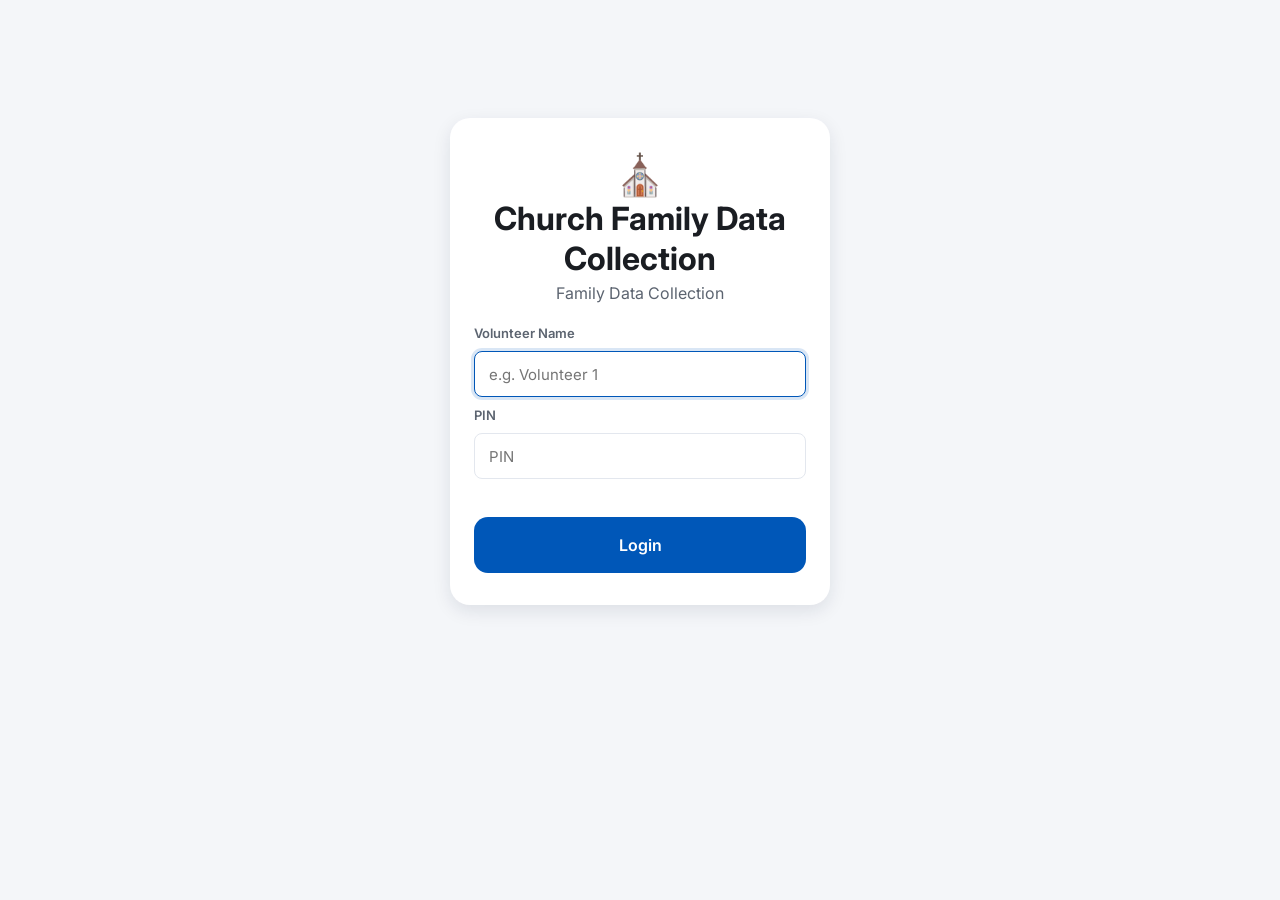
<file: frontend/index.html>
<!doctype html>
<html lang="en">
<head>
  <meta charset="UTF-8" />
  <meta name="viewport" content="width=device-width, initial-scale=1, viewport-fit=cover" />
  <title>Church Family Data Collection</title>
  <meta name="description" content="Mobile-friendly PWA for collecting church family member details." />
  <meta name="theme-color" content="#0057B8" />

  <link rel="manifest" href="manifest.json" />
  <link rel="icon" href="icons/icon.svg" type="image/svg+xml" />
  <link rel="apple-touch-icon" href="icons/icon-192.png" />
  <meta name="apple-mobile-web-app-capable" content="yes" />
  <meta name="apple-mobile-web-app-status-bar-style" content="black-translucent" />
  <meta name="apple-mobile-web-app-title" content="Family Data" />

  <link rel="preconnect" href="https://fonts.googleapis.com" />
  <link rel="preconnect" href="https://fonts.gstatic.com" crossorigin />
  <link href="https://fonts.googleapis.com/css2?family=Inter:wght@400;500;600;700;800&display=swap" rel="stylesheet" />

  <link rel="stylesheet" href="css/styles.css" />
</head>
<body>
  <div id="toast-container" class="toast-container" aria-live="polite"></div>

  <header id="app-nav" class="app-nav" role="navigation" aria-label="Main navigation"></header>

  <main id="app-root" class="app-root" role="main"></main>

  <noscript>This app requires JavaScript to be enabled.</noscript>

  <script type="module" src="js/app.js"></script>
</body>
</html>
</file>
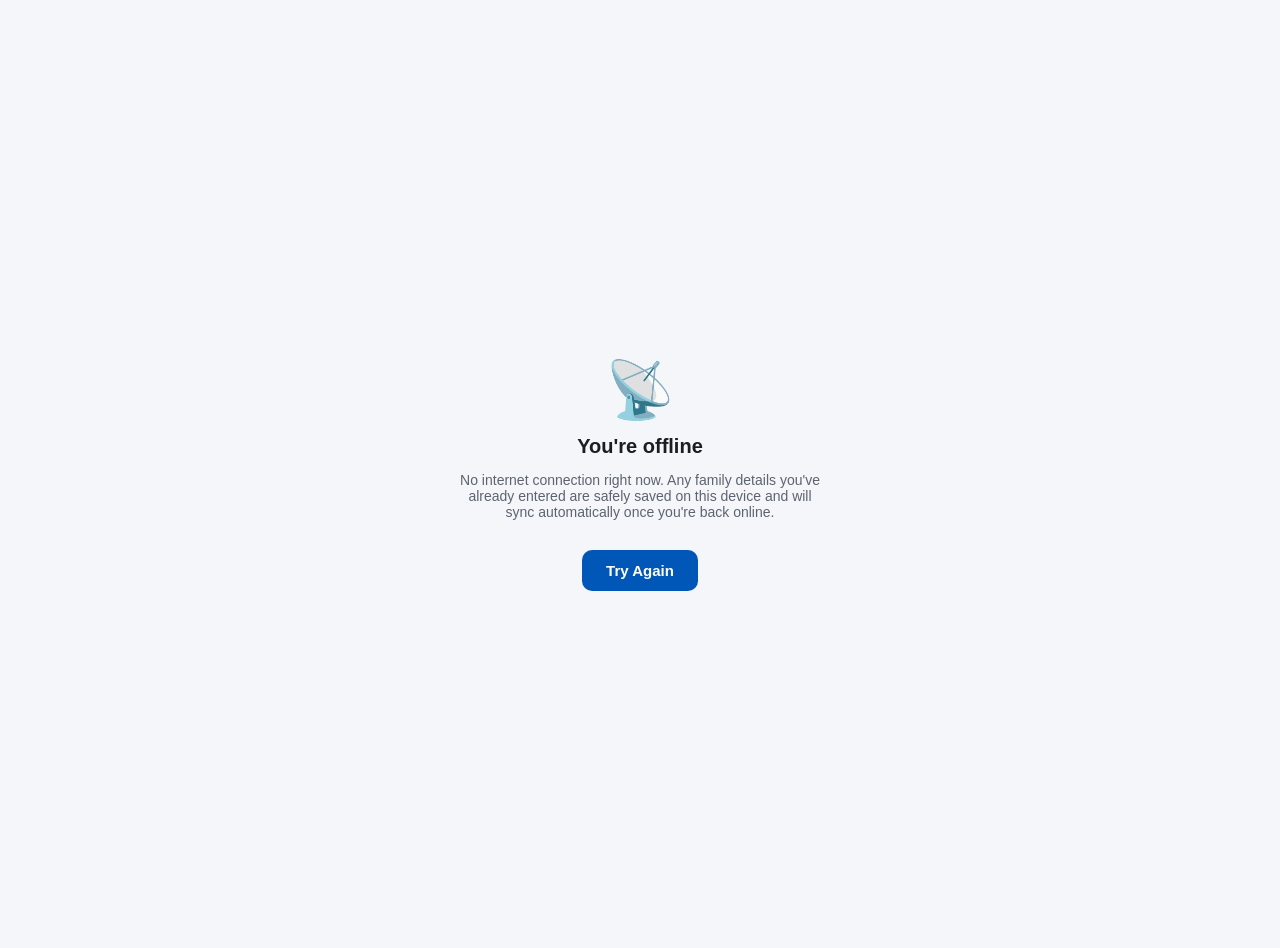
<file: frontend/offline.html>
<!doctype html>
<html lang="en">
<head>
  <meta charset="UTF-8" />
  <meta name="viewport" content="width=device-width, initial-scale=1" />
  <title>Offline — Church Family Data Collection</title>
  <style>
    body {
      font-family: -apple-system, BlinkMacSystemFont, 'Segoe UI', Roboto, Arial, sans-serif;
      background: #F4F6F9; color: #1A1D22;
      display: flex; align-items: center; justify-content: center;
      min-height: 100vh; margin: 0; padding: 24px; text-align: center;
    }
    .box { max-width: 360px; }
    .icon { font-size: 56px; margin-bottom: 12px; }
    h1 { font-size: 20px; margin: 0 0 8px; }
    p { color: #5C6470; font-size: 14px; }
    button {
      margin-top: 16px; padding: 12px 24px; border: none; border-radius: 10px;
      background: #0057B8; color: #fff; font-size: 15px; font-weight: 600; cursor: pointer;
    }
  </style>
</head>
<body>
  <div class="box">
    <div class="icon">📡</div>
    <h1>You're offline</h1>
    <p>No internet connection right now. Any family details you've already entered are safely saved on this device and will sync automatically once you're back online.</p>
    <button onclick="location.href='./index.html'">Try Again</button>
  </div>
</body>
</html>
</file>
<file: frontend/css/styles.css>
/* ==========================================================================
   Church Family Data Collection — mobile-first styles
   Palette: Primary #0057B8, Secondary #00A86B, Accent #FF9800
   ========================================================================== */

:root {
  --color-primary: #0057B8;
  --color-primary-dark: #00408a;
  --color-secondary: #00A86B;
  --color-accent: #FF9800;
  --color-danger: #D64545;

  --bg: #F4F6F9;
  --surface: #FFFFFF;
  --text: #1A1D22;
  --text-muted: #5C6470;
  --border: #E3E7EE;

  --radius-sm: 8px;
  --radius-md: 14px;
  --radius-lg: 20px;
  --shadow-sm: 0 1px 3px rgba(20, 30, 60, 0.08);
  --shadow-md: 0 6px 18px rgba(20, 30, 60, 0.10);

  --nav-height: 64px;
  --font: 'Inter', -apple-system, BlinkMacSystemFont, 'Segoe UI', Roboto, Helvetica, Arial, sans-serif;
}

@media (prefers-color-scheme: dark) {
  :root {
    --bg: #12151A;
    --surface: #1B1F27;
    --text: #EDEFF2;
    --text-muted: #A2A9B4;
    --border: #2A2F3A;
    --shadow-sm: 0 1px 3px rgba(0, 0, 0, 0.4);
    --shadow-md: 0 6px 18px rgba(0, 0, 0, 0.5);
  }
}

* { box-sizing: border-box; }

html, body {
  margin: 0;
  padding: 0;
  background: var(--bg);
  color: var(--text);
  font-family: var(--font);
  -webkit-font-smoothing: antialiased;
  scroll-behavior: smooth;
}

body {
  padding-bottom: calc(var(--nav-height) + env(safe-area-inset-bottom));
  min-height: 100vh;
}

button, input, select, textarea { font-family: inherit; }

a { color: inherit; text-decoration: none; }

h1, h2, h3 { margin: 0 0 4px; line-height: 1.25; }

/* ---------------------------------- Nav ---------------------------------- */

.app-nav {
  position: fixed;
  bottom: 0; left: 0; right: 0;
  height: var(--nav-height);
  padding-bottom: env(safe-area-inset-bottom);
  background: var(--surface);
  border-top: 1px solid var(--border);
  display: flex;
  z-index: 50;
  box-shadow: 0 -2px 12px rgba(0, 0, 0, 0.06);
}

.nav-link {
  flex: 1;
  display: flex;
  flex-direction: column;
  align-items: center;
  justify-content: center;
  gap: 2px;
  font-size: 12px;
  font-weight: 500;
  color: var(--text-muted);
  min-height: 44px;
}

.nav-link__icon { font-size: 20px; }

.nav-link--active { color: var(--color-primary); }
.nav-link--logout { color: var(--color-danger); }

/* ---------------------------------- Root ---------------------------------- */

.app-root {
  max-width: 640px;
  margin: 0 auto;
  padding: 20px 16px 32px;
}

.page-header { margin-bottom: 16px; }
.page-subtitle { margin: 0; color: var(--text-muted); font-size: 14px; }
.section-title { margin: 24px 0 12px; font-size: 16px; font-weight: 700; }

/* -------------------------------- Auth card -------------------------------- */

.auth-card {
  max-width: 380px;
  margin: 10vh auto 0;
  background: var(--surface);
  border-radius: var(--radius-lg);
  box-shadow: var(--shadow-md);
  padding: 32px 24px;
  display: flex;
  flex-direction: column;
  gap: 10px;
}

.auth-brand { text-align: center; margin-bottom: 12px; }
.auth-brand__icon { font-size: 40px; }
.auth-brand__sub { color: var(--text-muted); margin: 0; }

/* --------------------------------- Buttons --------------------------------- */

.btn {
  appearance: none;
  border: none;
  border-radius: var(--radius-md);
  padding: 12px 18px;
  font-size: 15px;
  font-weight: 600;
  cursor: pointer;
  min-height: 48px;
  transition: transform 0.08s ease, opacity 0.15s ease;
}
.btn:active { transform: scale(0.98); }
.btn--block { width: 100%; }
.btn--large { min-height: 56px; font-size: 16px; }
.btn--small { min-height: 36px; padding: 6px 12px; font-size: 13px; }

.btn--primary { background: var(--color-primary); color: #fff; }
.btn--secondary { background: var(--color-secondary); color: #fff; }
.btn--ghost { background: transparent; color: var(--color-primary); border: 1px solid var(--border); }
.btn--danger { background: var(--color-danger); color: #fff; }
.btn:disabled { opacity: 0.6; cursor: not-allowed; }

.action-grid {
  display: flex;
  flex-direction: column;
  gap: 12px;
  margin: 20px 0;
}

.fab {
  position: fixed;
  right: 20px;
  bottom: calc(var(--nav-height) + env(safe-area-inset-bottom) + 16px);
  width: 56px; height: 56px;
  border-radius: 50%;
  background: var(--color-accent);
  color: #fff;
  font-size: 28px;
  border: none;
  box-shadow: var(--shadow-md);
  z-index: 40;
  cursor: pointer;
}

.icon-btn {
  background: var(--bg);
  border: 1px solid var(--border);
  border-radius: var(--radius-sm);
  min-width: 36px;
  min-height: 36px;
  font-size: 15px;
  cursor: pointer;
}
.icon-btn--danger { color: var(--color-danger); }
.icon-btn:disabled { opacity: 0.35; cursor: not-allowed; }

/* --------------------------------- Inputs --------------------------------- */

.input {
  width: 100%;
  border: 1.5px solid var(--border);
  border-radius: var(--radius-sm);
  padding: 12px 14px;
  font-size: 15px;
  background: var(--surface);
  color: var(--text);
  min-height: 46px;
}
.input:focus {
  outline: none;
  border-color: var(--color-primary);
  box-shadow: 0 0 0 3px rgba(0, 87, 184, 0.15);
}
.input--invalid { border-color: var(--color-danger); }
.input--search-hero { font-size: 17px; padding: 16px; }
.textarea { min-height: 80px; resize: vertical; }
.select { appearance: auto; }

.field { display: flex; flex-direction: column; gap: 6px; margin-bottom: 14px; }
.field-label { font-size: 13px; font-weight: 600; color: var(--text-muted); }
.field-grid {
  display: grid;
  grid-template-columns: 1fr;
  gap: 0;
}
@media (min-width: 480px) {
  .field-grid { grid-template-columns: 1fr 1fr; column-gap: 14px; }
}

.form-error { color: var(--color-danger); font-size: 13px; min-height: 18px; }

.dob-field { display: flex; align-items: center; gap: 6px; position: relative; }
.dob-input { text-align: center; padding: 12px 4px; }
.dob-input--day, .dob-input--month { flex: 0 1 48px; width: 48px; }
.dob-input--year { flex: 0 1 68px; width: 68px; }
.dob-calendar-btn { flex-shrink: 0; font-size: 17px; margin-left: 2px; }
.dob-native-picker {
  position: absolute;
  width: 1px; height: 1px;
  padding: 0; margin: -1px;
  overflow: hidden;
  clip: rect(0, 0, 0, 0);
  white-space: nowrap;
  border: 0;
}
.step-hint { color: var(--text-muted); font-size: 13px; margin: 0 0 12px; }

.search-bar { margin-bottom: 12px; }

/* --------------------------------- Chips --------------------------------- */

.filter-bar { display: flex; gap: 8px; overflow-x: auto; padding-bottom: 6px; margin-bottom: 14px; }
.chip {
  border: 1.5px solid var(--border);
  background: var(--surface);
  color: var(--text-muted);
  border-radius: 999px;
  padding: 8px 16px;
  font-size: 13px;
  font-weight: 600;
  white-space: nowrap;
  cursor: pointer;
  min-height: 36px;
}
.chip--active { background: var(--color-primary); border-color: var(--color-primary); color: #fff; }

/* ------------------------------ Stat / family cards ------------------------------ */

.stat-grid {
  display: grid;
  grid-template-columns: repeat(2, 1fr);
  gap: 12px;
  margin-bottom: 8px;
}
@media (min-width: 560px) { .stat-grid { grid-template-columns: repeat(4, 1fr); } }

.stat-card {
  background: var(--surface);
  border-radius: var(--radius-md);
  box-shadow: var(--shadow-sm);
  padding: 16px;
  text-align: center;
}
.stat-card__icon { font-size: 22px; }
.stat-card__value { font-size: 24px; font-weight: 800; color: var(--color-primary); }
.stat-card__label { font-size: 12px; color: var(--text-muted); margin-top: 2px; }

.family-list { display: flex; flex-direction: column; gap: 10px; }

.family-card {
  background: var(--surface);
  border-radius: var(--radius-md);
  box-shadow: var(--shadow-sm);
  padding: 14px 16px;
  display: flex;
  align-items: center;
  justify-content: space-between;
  gap: 10px;
  cursor: pointer;
}
.family-card__title { font-weight: 700; font-size: 15px; }
.family-card__meta { font-size: 12.5px; color: var(--text-muted); margin-top: 2px; }
.family-card__side { text-align: right; display: flex; flex-direction: column; align-items: flex-end; gap: 6px; }
.family-card__date { font-size: 11px; color: var(--text-muted); }
.family-card__main { flex: 1; min-width: 0; }

.badge { border-radius: 999px; padding: 4px 10px; font-size: 11px; font-weight: 700; }
.badge--completed { background: rgba(0, 168, 107, 0.15); color: var(--color-secondary); }
.badge--pending { background: rgba(255, 152, 0, 0.15); color: var(--color-accent); }
.badge--draft { background: rgba(92, 100, 112, 0.15); color: var(--text-muted); }

.empty-state {
  text-align: center;
  color: var(--text-muted);
  padding: 32px 16px;
  font-size: 14px;
}

.skeleton-row {
  height: 64px;
  border-radius: var(--radius-md);
  background: linear-gradient(90deg, var(--border) 25%, var(--bg) 37%, var(--border) 63%);
  background-size: 400% 100%;
  animation: shimmer 1.4s ease infinite;
}
@keyframes shimmer { 0% { background-position: 100% 50%; } 100% { background-position: 0 50%; } }

/* ---------------------------------- Stepper ---------------------------------- */

.stepper {
  display: flex;
  justify-content: space-between;
  margin-bottom: 20px;
  overflow-x: auto;
}
.stepper__step { display: flex; flex-direction: column; align-items: center; gap: 4px; flex: 1; min-width: 60px; }
.stepper__circle {
  width: 30px; height: 30px;
  border-radius: 50%;
  background: var(--border);
  color: var(--text-muted);
  display: flex; align-items: center; justify-content: center;
  font-size: 13px; font-weight: 700;
}
.stepper__label { font-size: 10px; color: var(--text-muted); text-align: center; }
.stepper__step--active .stepper__circle { background: var(--color-primary); color: #fff; }
.stepper__step--active .stepper__label { color: var(--color-primary); font-weight: 700; }
.stepper__step--done .stepper__circle { background: var(--color-secondary); color: #fff; }

.wizard-body { min-height: 240px; }
.step-title { font-size: 18px; font-weight: 800; margin-bottom: 14px; }
.wizard-footer { position: sticky; bottom: calc(var(--nav-height) + env(safe-area-inset-bottom)); background: var(--bg); padding-top: 10px; }
.wizard-nav { display: flex; gap: 10px; flex-wrap: wrap; }
.wizard-nav .btn { flex: 1; min-width: 100px; }

/* ---------------------------------- Members ---------------------------------- */

.member-list { display: flex; flex-direction: column; gap: 10px; margin-bottom: 14px; }
.member-card { background: var(--surface); border-radius: var(--radius-md); box-shadow: var(--shadow-sm); overflow: hidden; }
.member-card__header { display: flex; align-items: center; justify-content: space-between; padding: 14px 16px; cursor: pointer; gap: 10px; }
.member-card__name { font-weight: 700; }
.member-card__meta { font-size: 12px; color: var(--text-muted); }
.member-card__controls { display: flex; gap: 6px; }
.member-card__form { padding: 4px 16px 16px; border-top: 1px solid var(--border); }
.member-card--open { box-shadow: var(--shadow-md); }
.member-card__actions { margin-top: 10px; }

/* ---------------------------------- Review ---------------------------------- */

.review-section { background: var(--surface); border-radius: var(--radius-md); box-shadow: var(--shadow-sm); padding: 14px 16px; margin-bottom: 12px; }
.review-section__header { display: flex; justify-content: space-between; align-items: center; margin-bottom: 6px; }
.review-row { display: flex; justify-content: space-between; gap: 12px; padding: 5px 0; border-bottom: 1px dashed var(--border); font-size: 13.5px; }
.review-row:last-child { border-bottom: none; }
.review-row__label { color: var(--text-muted); }
.review-member { padding: 6px 0; border-bottom: 1px dashed var(--border); font-size: 13.5px; }
.review-member:last-child { border-bottom: none; }

/* ---------------------------------- Success ---------------------------------- */

.submit-loading { text-align: center; padding: 60px 0; color: var(--text-muted); }

.success-screen { text-align: center; padding: 40px 16px; display: flex; flex-direction: column; align-items: center; gap: 14px; }
.success-checkmark {
  width: 84px; height: 84px;
  border-radius: 50%;
  background: var(--color-secondary);
  color: #fff;
  font-size: 42px;
  display: flex; align-items: center; justify-content: center;
  animation: pop 0.4s ease;
}
.success-checkmark--offline { background: var(--color-accent); }
@keyframes pop { 0% { transform: scale(0); opacity: 0; } 70% { transform: scale(1.1); } 100% { transform: scale(1); opacity: 1; } }

/* ---------------------------------- Toast ---------------------------------- */

.toast-container {
  position: fixed;
  top: calc(12px + env(safe-area-inset-top));
  left: 50%;
  transform: translateX(-50%);
  z-index: 100;
  display: flex;
  flex-direction: column;
  gap: 8px;
  width: min(92vw, 420px);
}
.toast {
  background: var(--text);
  color: var(--bg);
  padding: 12px 16px;
  border-radius: var(--radius-sm);
  font-size: 13.5px;
  box-shadow: var(--shadow-md);
  opacity: 0;
  transform: translateY(-8px);
  transition: opacity 0.2s ease, transform 0.2s ease;
}
.toast--visible { opacity: 1; transform: translateY(0); }
.toast--success { background: var(--color-secondary); color: #fff; }
.toast--warning { background: var(--color-accent); color: #1a1a1a; }
.toast--error { background: var(--color-danger); color: #fff; }

/* ---------------------------------- Dialog ---------------------------------- */

.dialog-overlay {
  position: fixed; inset: 0;
  background: rgba(10, 14, 20, 0.5);
  display: flex; align-items: center; justify-content: center;
  z-index: 200;
  padding: 20px;
}
.dialog-box {
  background: var(--surface);
  border-radius: var(--radius-lg);
  padding: 22px;
  max-width: 380px;
  width: 100%;
  box-shadow: var(--shadow-md);
}
.dialog-actions { display: flex; gap: 10px; margin-top: 16px; }
.dialog-actions .btn { flex: 1; }

/* ---------------------------------- Admin ---------------------------------- */

.admin-content { display: flex; flex-direction: column; gap: 4px; }
.chart-wrap { background: var(--surface); border-radius: var(--radius-md); box-shadow: var(--shadow-sm); padding: 12px; overflow-x: auto; margin-bottom: 8px; }
.chart-wrap canvas { display: block; max-width: 100%; }

/* ---------------------------------- Accessibility / focus ---------------------------------- */

a:focus-visible, button:focus-visible, input:focus-visible, select:focus-visible, textarea:focus-visible {
  outline: 3px solid var(--color-accent);
  outline-offset: 2px;
}

@media (prefers-contrast: more) {
  .input, .btn--ghost { border-width: 2px; }
}

/* Landscape / tablet tweaks */
@media (min-width: 720px) {
  .app-root { padding: 28px 24px 40px; }
  .action-grid { flex-direction: row; }
}
</file>
